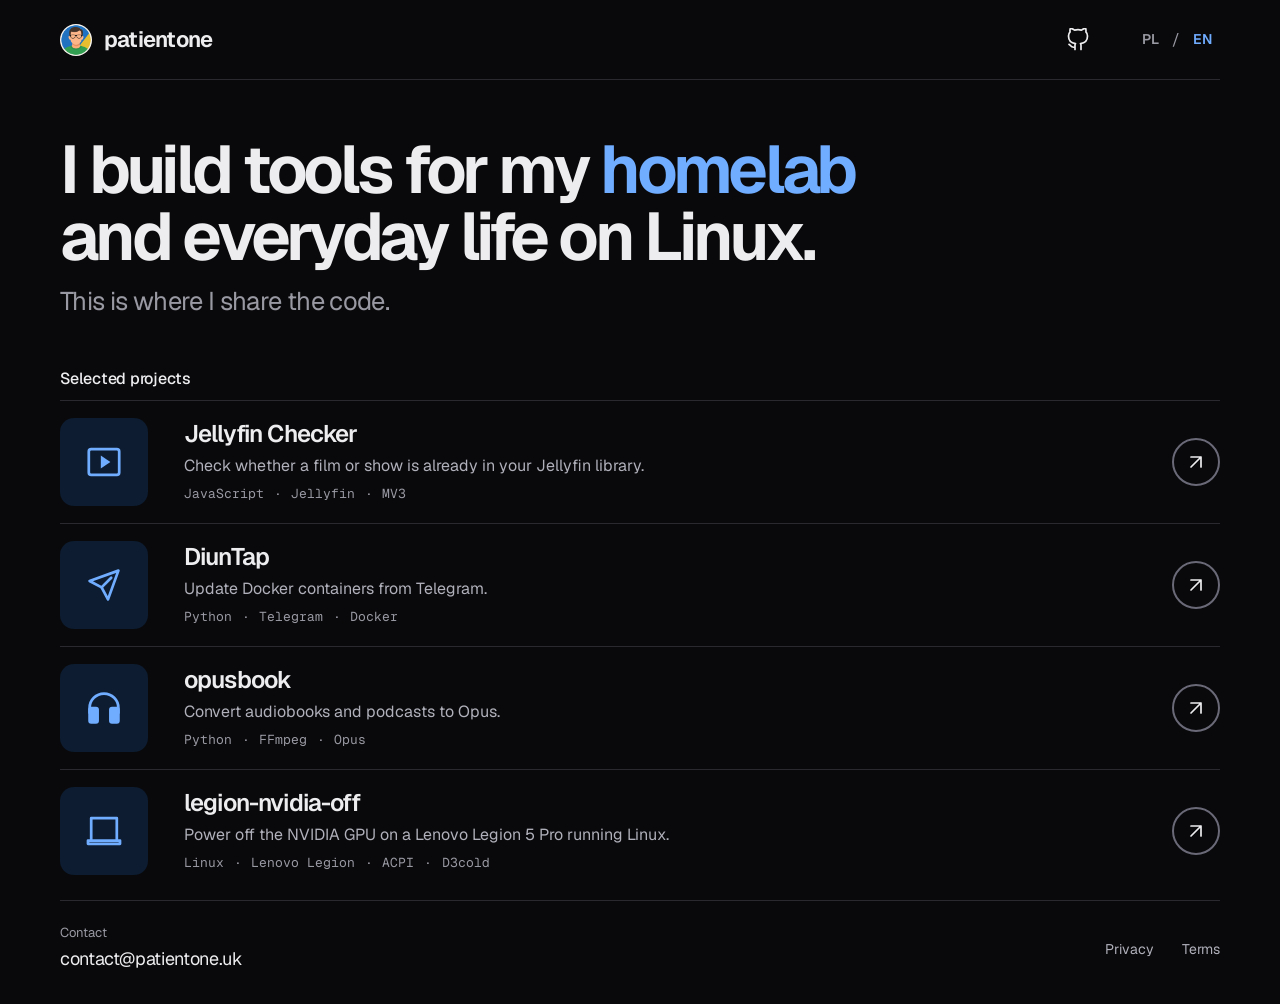
<file: index.html>
<!DOCTYPE html>
<html lang="pl">
<head>
  <meta charset="utf-8">
  <meta name="viewport" content="width=device-width, initial-scale=1">
  <title>patientone - Linux, homelab &amp; web tools</title>
  <meta name="description" content="Narzędzia do homelaba i codziennej pracy pod Linuksem. Rozszerzenia przeglądarki, Docker, audio i kod open-source.">
  <meta name="theme-color" content="#09090b">
  <link rel="canonical" href="https://patientone.uk/">
  <meta property="og:type" content="website">
  <meta property="og:title" content="patientone - Linux, homelab &amp; web tools">
  <meta property="og:description" content="Narzędzia do homelaba i codziennej pracy pod Linuksem. Rozszerzenia przeglądarki, Docker, audio i kod open-source.">
  <meta property="og:url" content="https://patientone.uk/">
  <meta property="og:image" content="https://patientone.uk/avatar.png">
  <meta name="twitter:card" content="summary">
  <link rel="icon" type="image/png" sizes="32x32" href="favicon-32x32.png">
  <link rel="icon" type="image/png" sizes="16x16" href="favicon-16x16.png">
  <link rel="apple-touch-icon" href="apple-touch-icon.png">
  <link rel="manifest" href="site.webmanifest">
  <link rel="preload" href="assets/fonts/geist.woff2" as="font" type="font/woff2" crossorigin>
  <link rel="stylesheet" href="assets/site.css?v=20261029-arrows">
  <script src="assets/language.js"></script>
</head>
<body>
  <a class="skip-link" href="#main"><span data-lang="pl">Przejdź do treści</span><span data-lang="en">Skip to content</span></a>
  <header class="site-header">
    <div class="shell header-inner">
      <a class="wordmark" href="./" aria-label="patientone.uk"><img class="avatar" src="avatar.png" width="36" height="36" alt="">patientone</a>
      <div class="header-actions">
        <a class="header-link" href="https://github.com/patientone-io" aria-label="GitHub"><svg class="icon" viewBox="0 0 24 24" fill="none" stroke="currentColor" stroke-width="1.7" stroke-linecap="round" stroke-linejoin="round" aria-hidden="true"><path d="M9 19c-4.3 1.3-4.3-2.2-6-2.6m12 5v-3.5c0-1 .1-1.6-.5-2.2 3.4-.4 7-1.7 7-7.6a6 6 0 0 0-1.6-4.2c.2-.9.1-2.2-.2-3.4 0 0-1.3-.4-4.2 1.6a14.5 14.5 0 0 0-7 0C5.6.1 4.3.5 4.3.5 3.9 1.7 3.9 3 4.1 3.9A6 6 0 0 0 2.5 8c0 5.9 3.6 7.2 7 7.6-.5.5-.6 1.1-.5 2.2v3.6"/></svg><span>GitHub</span></a>
        <div class="language-switch" role="group" aria-label="Język / Language" hidden>
          <button type="button" data-set-language="pl" aria-pressed="true" aria-label="Polski">PL</button>
          <span aria-hidden="true">/</span>
          <button type="button" data-set-language="en" aria-pressed="false" aria-label="English">EN</button>
        </div>
      </div>
    </div>
  </header>
  <main id="main" class="shell" tabindex="-1">
    <section class="intro" aria-labelledby="intro-title">
      <h1 id="intro-title"><span data-lang="pl">Buduję narzędzia do swojego <em>homelaba</em><br class="desktop-break"> i codziennej pracy pod Linuksem.</span><span data-lang="en">I build tools for my <em>homelab</em><br class="desktop-break"> and everyday life on Linux.</span></h1>
      <p class="intro-description"><span data-lang="pl">Tutaj udostępniam kod.</span><span data-lang="en">This is where I share the code.</span></p>
    </section>
    <section id="projects" class="projects" aria-labelledby="projects-title">
      <h2 id="projects-title"><span data-lang="pl">Wybrane projekty</span><span data-lang="en">Selected projects</span></h2>
      <article class="project" aria-labelledby="jellyfin-checker-title">
        <a class="project-link" href="https://github.com/patientone-io/jellyfin-checker" aria-labelledby="jellyfin-checker-title">

        <svg class="project-icon" viewBox="0 0 24 24" fill="none" stroke="currentColor" stroke-width="1.7" stroke-linecap="round" stroke-linejoin="round" aria-hidden="true"><rect x="2.5" y="4" width="19" height="16" rx="1.5"/><path d="m10 8 6 4-6 4Z" fill="currentColor" stroke="none"/></svg>
        <div class="project-copy">
          <h3 id="jellyfin-checker-title">Jellyfin Checker</h3>
          <p class="project-description"><span data-lang="pl">Sprawdź, czy film lub serial jest już w Twoim Jellyfinie.</span><span data-lang="en">Check whether a film or show is already in your Jellyfin library.</span></p>
          <ul class="project-stack" aria-label="Technologie / Technologies"><li>JavaScript</li><li>Jellyfin</li><li title="Manifest V3">MV3</li></ul>
        </div>
          <span class="project-action" aria-hidden="true"><svg class="icon project-arrow" viewBox="0 0 24 24" fill="none" stroke="currentColor" stroke-width="1.7" stroke-linecap="round" stroke-linejoin="round" aria-hidden="true"><path d="M7 17 17 7M7 7h10v10"/></svg></span>
        </a>
      </article>
      <article class="project" aria-labelledby="diun-tap-title">
        <a class="project-link" href="https://github.com/patientone-io/diun-tap" aria-labelledby="diun-tap-title">

        <svg class="project-icon" viewBox="0 0 24 24" fill="none" stroke="currentColor" stroke-width="1.7" stroke-linecap="round" stroke-linejoin="round" aria-hidden="true"><path d="m21 3-6.5 18-4-7.5L3 9.5 21 3Z"/><path d="m10.5 13.5 6-6"/></svg>
        <div class="project-copy">
          <h3 id="diun-tap-title">DiunTap</h3>
          <p class="project-description"><span data-lang="pl">Aktualizuj kontenery Docker z Telegrama.</span><span data-lang="en">Update Docker containers from Telegram.</span></p>
          <ul class="project-stack" aria-label="Technologie / Technologies"><li>Python</li><li>Telegram</li><li>Docker</li></ul>
        </div>
          <span class="project-action" aria-hidden="true"><svg class="icon project-arrow" viewBox="0 0 24 24" fill="none" stroke="currentColor" stroke-width="1.7" stroke-linecap="round" stroke-linejoin="round" aria-hidden="true"><path d="M7 17 17 7M7 7h10v10"/></svg></span>
        </a>
      </article>
      <article class="project" aria-labelledby="opusbook-title">
        <a class="project-link" href="https://github.com/patientone-io/opusbook" aria-labelledby="opusbook-title">

        <svg class="project-icon" viewBox="0 0 24 24" fill="none" stroke="currentColor" stroke-width="1.7" stroke-linecap="round" stroke-linejoin="round" aria-hidden="true"><path d="M3 15v-3a9 9 0 0 1 18 0v3"/><rect x="3" y="12" width="5" height="9" rx="1" fill="currentColor"/><rect x="16" y="12" width="5" height="9" rx="1" fill="currentColor"/></svg>
        <div class="project-copy">
          <h3 id="opusbook-title">opusbook</h3>
          <p class="project-description"><span data-lang="pl">Konwertuj audiobooki i podcasty do Opus.</span><span data-lang="en">Convert audiobooks and podcasts to Opus.</span></p>
          <ul class="project-stack" aria-label="Technologie / Technologies"><li>Python</li><li>FFmpeg</li><li>Opus</li></ul>
        </div>
          <span class="project-action" aria-hidden="true"><svg class="icon project-arrow" viewBox="0 0 24 24" fill="none" stroke="currentColor" stroke-width="1.7" stroke-linecap="round" stroke-linejoin="round" aria-hidden="true"><path d="M7 17 17 7M7 7h10v10"/></svg></span>
        </a>
      </article>
      <article class="project" aria-labelledby="legion-nvidia-off-title">
        <a class="project-link" href="https://github.com/patientone-io/legion-nvidia-off" aria-labelledby="legion-nvidia-off-title">

        <svg class="project-icon" viewBox="0 0 24 24" fill="none" stroke="currentColor" stroke-width="1.7" stroke-linecap="round" stroke-linejoin="round" aria-hidden="true"><path d="M4 17V4h16v13M2 18h20v2H2zM9 18h6"/></svg>
        <div class="project-copy">
          <h3 id="legion-nvidia-off-title">legion-nvidia-off</h3>
          <p class="project-description"><span data-lang="pl">Odetnij zasilanie karty NVIDIA w Lenovo Legion 5 Pro pod Linuksem.</span><span data-lang="en">Power off the NVIDIA GPU on a Lenovo Legion 5 Pro running Linux.</span></p>
          <ul class="project-stack" aria-label="Technologie / Technologies"><li>Linux</li><li>Lenovo Legion</li><li>ACPI</li><li>D3cold</li></ul>
        </div>
          <span class="project-action" aria-hidden="true"><svg class="icon project-arrow" viewBox="0 0 24 24" fill="none" stroke="currentColor" stroke-width="1.7" stroke-linecap="round" stroke-linejoin="round" aria-hidden="true"><path d="M7 17 17 7M7 7h10v10"/></svg></span>
        </a>
      </article>
    </section>
  </main>
  <footer class="site-footer">
    <div class="shell footer-inner">
      <section class="contact" aria-labelledby="contact-title">
        <div><h2 id="contact-title"><span data-lang="pl">Kontakt</span><span data-lang="en">Contact</span></h2>
        <a class="contact-link" href="mailto:contact@patientone.uk">contact@patientone.uk</a></div>
      </section>
      <nav aria-label="Prywatność i warunki / Privacy and terms">
        <a href="privacy.html"><span data-lang="pl">Prywatność</span><span data-lang="en">Privacy</span></a>
        <a href="terms.html"><span data-lang="pl">Regulamin</span><span data-lang="en">Terms</span></a>
      </nav>
    </div>
  </footer>
</body>
</html>
</file>
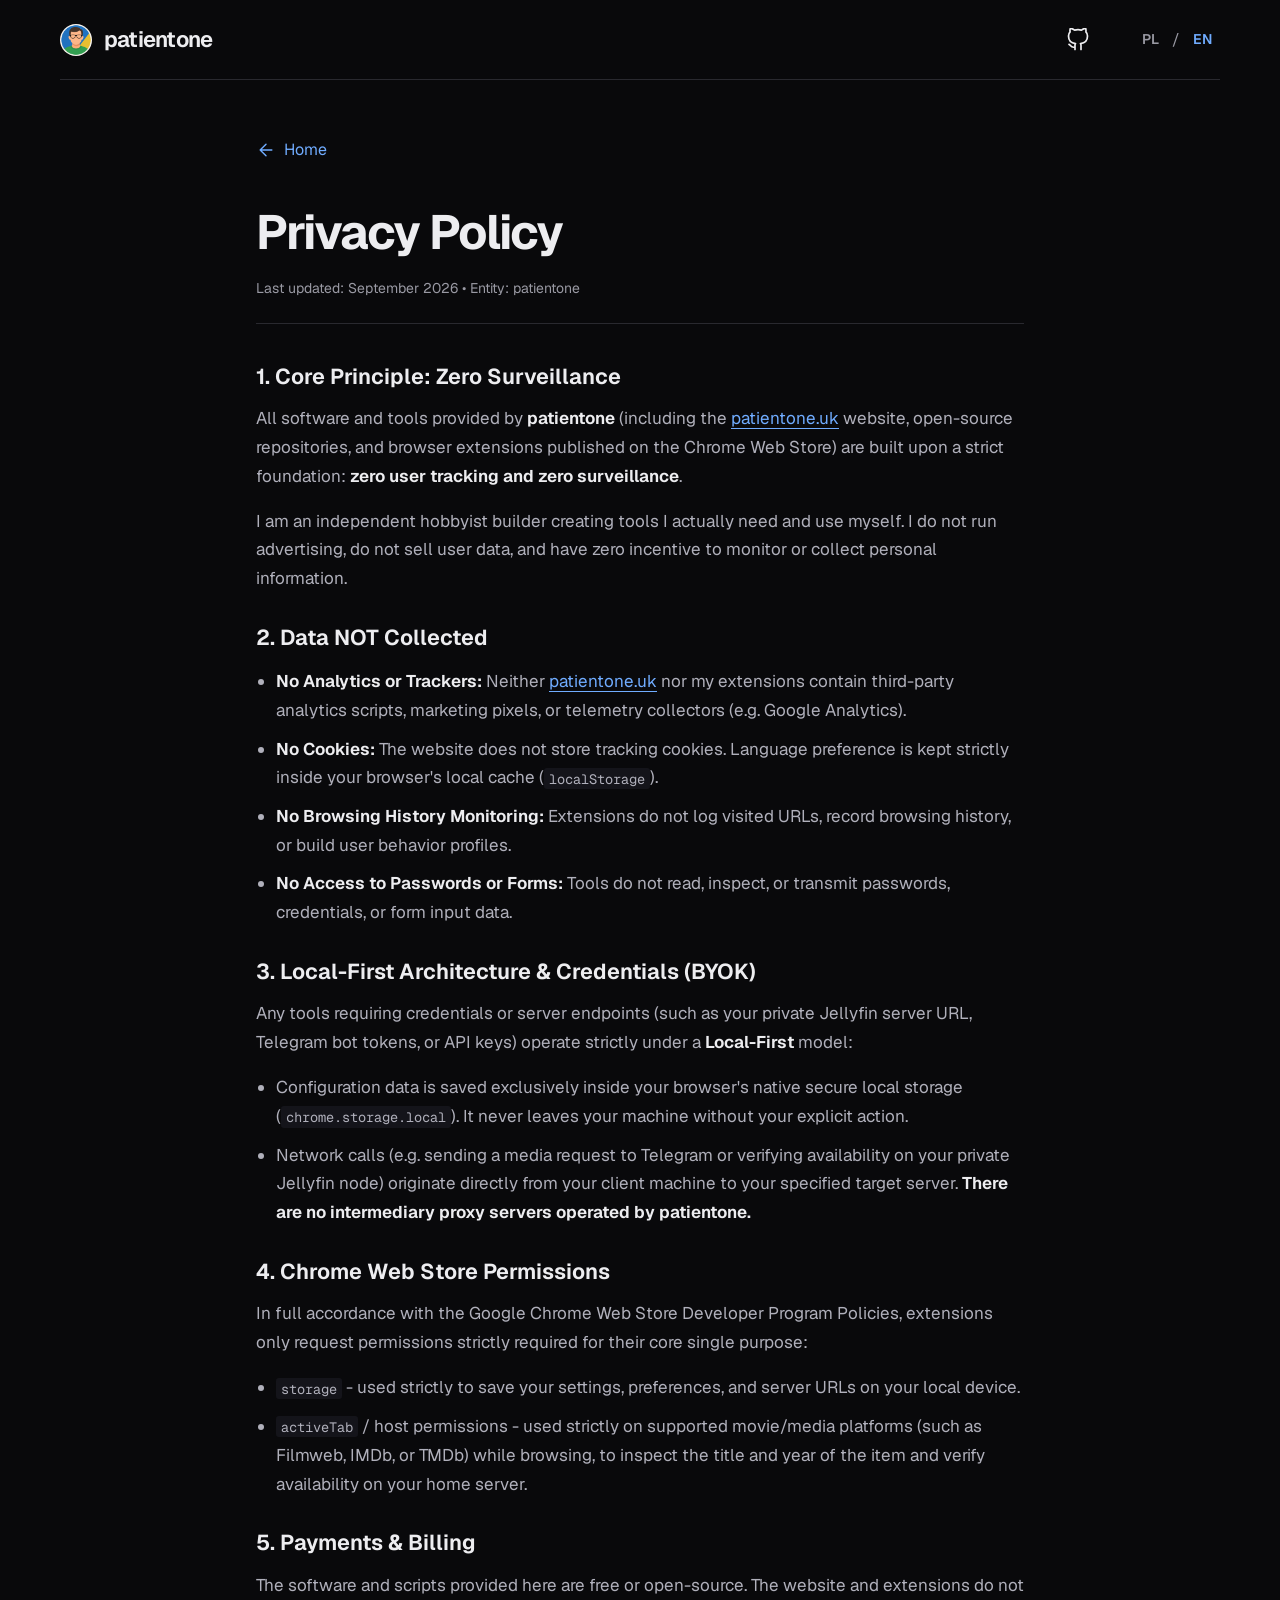
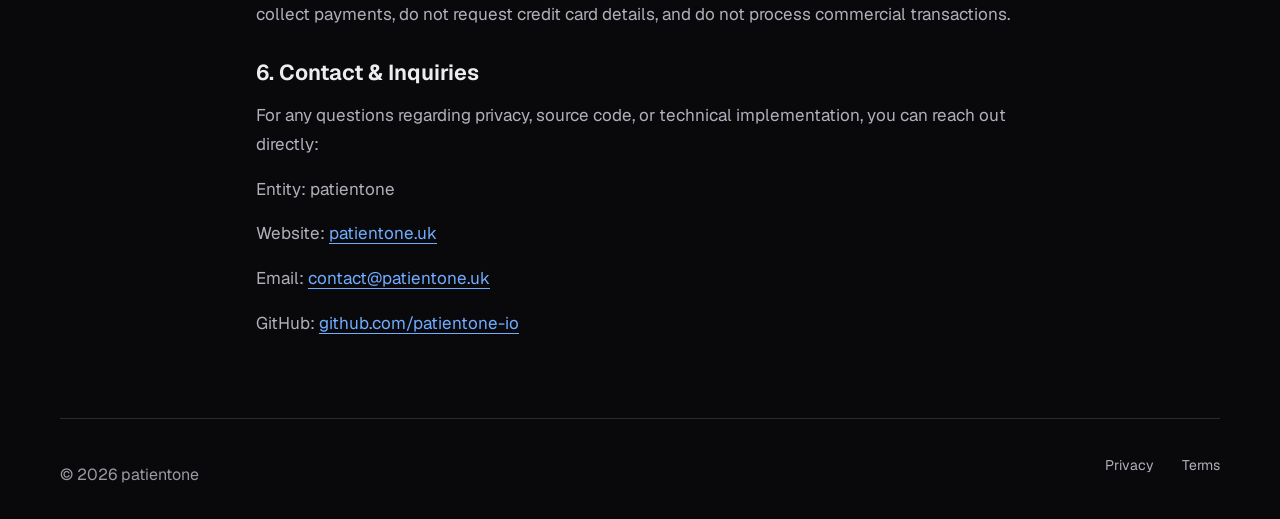
<file: privacy.html>
<!DOCTYPE html>
<html lang="pl">
<head>
  <meta charset="utf-8">
  <meta name="viewport" content="width=device-width, initial-scale=1">
  <title>Prywatność / Privacy - patientone</title>
  <meta name="description" content="Polityka prywatności narzędzi i strony patientone. Privacy policy for patientone tools and website.">
  <meta name="theme-color" content="#09090b">
  <link rel="canonical" href="https://patientone.uk/privacy.html">
  <meta property="og:type" content="website">
  <meta property="og:title" content="Prywatność / Privacy - patientone">
  <meta property="og:description" content="Polityka prywatności narzędzi i strony patientone. Privacy policy for patientone tools and website.">
  <meta property="og:url" content="https://patientone.uk/privacy.html">
  <meta property="og:image" content="https://patientone.uk/avatar.png">
  <meta name="twitter:card" content="summary">
  <link rel="icon" type="image/png" sizes="32x32" href="favicon-32x32.png">
  <link rel="icon" type="image/png" sizes="16x16" href="favicon-16x16.png">
  <link rel="apple-touch-icon" href="apple-touch-icon.png">
  <link rel="manifest" href="site.webmanifest">
  <link rel="stylesheet" href="assets/site.css?v=20261029-arrows">
  <script src="assets/language.js"></script>
</head>
<body>
  <a class="skip-link" href="#main"><span data-lang="pl">Przejdź do treści</span><span data-lang="en">Skip to content</span></a>
  <header class="site-header">
    <div class="shell header-inner">
      <a class="wordmark" href="./" aria-label="patientone.uk"><img class="avatar" src="avatar.png" width="36" height="36" alt="">patientone</a>
      <div class="header-actions">
        <a class="header-link" href="https://github.com/patientone-io" aria-label="GitHub"><svg class="icon" viewBox="0 0 24 24" fill="none" stroke="currentColor" stroke-width="1.7" stroke-linecap="round" stroke-linejoin="round" aria-hidden="true"><path d="M9 19c-4.3 1.3-4.3-2.2-6-2.6m12 5v-3.5c0-1 .1-1.6-.5-2.2 3.4-.4 7-1.7 7-7.6a6 6 0 0 0-1.6-4.2c.2-.9.1-2.2-.2-3.4 0 0-1.3-.4-4.2 1.6a14.5 14.5 0 0 0-7 0C5.6.1 4.3.5 4.3.5 3.9 1.7 3.9 3 4.1 3.9A6 6 0 0 0 2.5 8c0 5.9 3.6 7.2 7 7.6-.5.5-.6 1.1-.5 2.2v3.6"/></svg><span>GitHub</span></a>
        <div class="language-switch" role="group" aria-label="Język / Language" hidden>
          <button type="button" data-set-language="pl" aria-pressed="true" aria-label="Polski">PL</button>
          <span aria-hidden="true">/</span>
          <button type="button" data-set-language="en" aria-pressed="false" aria-label="English">EN</button>
        </div>
      </div>
    </div>
  </header>
  <main id="main" class="shell legal" tabindex="-1">
    <a class="text-link back-link" href="./"><svg class="icon" viewBox="0 0 24 24" fill="none" stroke="currentColor" stroke-width="1.7" stroke-linecap="round" stroke-linejoin="round" aria-hidden="true"><path d="m12 5-7 7 7 7M5 12h14"/></svg> <span data-lang="pl">Strona główna</span><span data-lang="en">Home</span></a>
<article data-lang="pl">
      <div>
        <div>
          Prywatność i Ochrona Danych
        </div>
        <h1>
          Polityka Prywatności
        </h1>
        <p>
          Ostatnia aktualizacja: Wrzesień 2026 • Entity: patientone
        </p>
      </div>

      <section>
        <h2>1. Tożsamość i Filozofia: Zero Śledzenia</h2>
        <p>
          Wszystkie projekty udostępniane przez <strong>patientone</strong> (w tym serwis <a href="https://patientone.uk">patientone.uk</a>, narzędzia open-source oraz wtyczki publikowane w Chrome Web Store) opierają się na jednej fundamentalnej zasadzie: <strong>brak jakiegokolwiek śledzenia użytkowników</strong>.
        </p>
        <p>
          Jestem hobbystą i tworzę te narzędzia w pierwszej kolejności dla samego siebie. Nie prowadzę działalności reklamowej, nie handluję danymi i nie mam żadnego interesu w zbieraniu informacji o osobach korzystających z mojego oprogramowania.
        </p>
      </section>

      <section>
        <h2>2. Czego NIE zbieram</h2>
        <ul>
          <li><strong>Brak analityki i trackerów:</strong> Serwis <a href="https://patientone.uk">patientone.uk</a> oraz wtyczki nie zawierają żadnych skryptów telemetrycznych ani marketingowych (Google Analytics, piksele śledzące itp.).</li>
          <li><strong>Brak plików Cookies:</strong> Strona nie tworzy ani nie odczytuje żadnych ciasteczek śledzących. Preferencja wybranego języka jest przechowywana wyłącznie lokalnie w Twojej przeglądarce (<code>localStorage</code>).</li>
          <li><strong>Brak monitorowania historii:</strong> Rozszerzenia do przeglądarek nie rejestrują odwiedzanych stron, nie budują profilu użytkownika ani nie śledzą Twojej aktywności w sieci.</li>
          <li><strong>Brak dostępu do haseł i formularzy:</strong> Moje narzędzia nie mają dostępu do Twoich haseł, danych logowania ani wpisywanych formularzy.</li>
        </ul>
      </section>

      <section>
        <h2>3. Model Local-First i Bezpieczeństwo Danych (BYOK)</h2>
        <p>
          Wszelkie narzędzia wymagające konfiguracji (np. adres Twojego prywatnego serwera Jellyfin, token bota Telegram czy klucze API) działają w modelu <strong>Local-First</strong>:
        </p>
        <ul>
          <li>Wszystkie wprowadzone przez Ciebie dane konfiguracyjne są zapisywane wyłącznie w lokalnym magazynie Twojej przeglądarki (<code>chrome.storage.local</code>). Nigdy nie opuszczają Twojego urządzenia bez Twojej bezpośredniej dyspozycji.</li>
          <li>Zapytania sieciowe (np. wysłanie prośby na Telegram czy zapytanie do Jellyfina) są wysyłane bezpośrednio z Twojego komputera do wskazanego serwera docelowego. <strong>Nie istnieją żadne serwery pośredniczące (proxy) prowadzone przez patientone.</strong></li>
        </ul>
      </section>

      <section>
        <h2>4. Uprawnienia w rozszerzeniach przeglądarki (Chrome Web Store)</h2>
        <p>
          Zgodnie z polityką Google Chrome Web Store Developer Policy, rozszerzenia pytają wyłącznie o uprawnienia niezbędne do wykonania ich konkretnej funkcji:
        </p>
        <ul>
          <li><code>storage</code> - służy wyłącznie do lokalnego zapisywania Twoich preferencji i adresów serwerów na dysku Twojego komputera.</li>
          <li><code>activeTab</code> / uprawnienia do stron - wykorzystywane wyłącznie na obsługiwanych serwisach (np. Filmweb, IMDb, TMDb) w momencie ich przeglądania, by odczytać tytuł i rok produkcji filmu w celu sprawdzenia jego obecności w Twojej bibliotece.</li>
        </ul>
      </section>

      <section>
        <h2>5. Płatności i Transakcje</h2>
        <p>
          Moje narzędzia i skrypty są projektami darmowymi lub open-source. Strona i wtyczki nie pobierają opłat, nie wymagają podawania danych kart kredytowych ani nie przetwarzają transakcji finansowych.
        </p>
      </section>

      <section>
        <h2>6. Kontakt</h2>
        <p>
          W razie jakichkolwiek pytań dotyczących prywatności, kodu źródłowego lub działania narzędzi, możesz skontaktować się bezpośrednio z autorem:
        </p>
        <div>
          <p><span>Entity:</span> patientone</p>
          <p><span>Strona:</span> <a href="https://patientone.uk">patientone.uk</a></p>
          <p><span>E-mail:</span> <a href="mailto:contact@patientone.uk">contact@patientone.uk</a></p>
          <p><span>GitHub:</span> <a href="https://github.com/patientone-io" target="_blank" rel="noopener noreferrer">github.com/patientone-io</a></p>
        </div>
      </section>
    </article>
<article data-lang="en">
      <div>
        <div>
          Privacy & Data Protection
        </div>
        <h1>
          Privacy Policy
        </h1>
        <p>
          Last updated: September 2026 • Entity: patientone
        </p>
      </div>

      <section>
        <h2>1. Core Principle: Zero Surveillance</h2>
        <p>
          All software and tools provided by <strong>patientone</strong> (including the <a href="https://patientone.uk">patientone.uk</a> website, open-source repositories, and browser extensions published on the Chrome Web Store) are built upon a strict foundation: <strong>zero user tracking and zero surveillance</strong>.
        </p>
        <p>
          I am an independent hobbyist builder creating tools I actually need and use myself. I do not run advertising, do not sell user data, and have zero incentive to monitor or collect personal information.
        </p>
      </section>

      <section>
        <h2>2. Data NOT Collected</h2>
        <ul>
          <li><strong>No Analytics or Trackers:</strong> Neither <a href="https://patientone.uk">patientone.uk</a> nor my extensions contain third-party analytics scripts, marketing pixels, or telemetry collectors (e.g. Google Analytics).</li>
          <li><strong>No Cookies:</strong> The website does not store tracking cookies. Language preference is kept strictly inside your browser's local cache (<code>localStorage</code>).</li>
          <li><strong>No Browsing History Monitoring:</strong> Extensions do not log visited URLs, record browsing history, or build user behavior profiles.</li>
          <li><strong>No Access to Passwords or Forms:</strong> Tools do not read, inspect, or transmit passwords, credentials, or form input data.</li>
        </ul>
      </section>

      <section>
        <h2>3. Local-First Architecture & Credentials (BYOK)</h2>
        <p>
          Any tools requiring credentials or server endpoints (such as your private Jellyfin server URL, Telegram bot tokens, or API keys) operate strictly under a <strong>Local-First</strong> model:
        </p>
        <ul>
          <li>Configuration data is saved exclusively inside your browser's native secure local storage (<code>chrome.storage.local</code>). It never leaves your machine without your explicit action.</li>
          <li>Network calls (e.g. sending a media request to Telegram or verifying availability on your private Jellyfin node) originate directly from your client machine to your specified target server. <strong>There are no intermediary proxy servers operated by patientone.</strong></li>
        </ul>
      </section>

      <section>
        <h2>4. Chrome Web Store Permissions</h2>
        <p>
          In full accordance with the Google Chrome Web Store Developer Program Policies, extensions only request permissions strictly required for their core single purpose:
        </p>
        <ul>
          <li><code>storage</code> - used strictly to save your settings, preferences, and server URLs on your local device.</li>
          <li><code>activeTab</code> / host permissions - used strictly on supported movie/media platforms (such as Filmweb, IMDb, or TMDb) while browsing, to inspect the title and year of the item and verify availability on your home server.</li>
        </ul>
      </section>

      <section>
        <h2>5. Payments & Billing</h2>
        <p>
          The software and scripts provided here are free or open-source. The website and extensions do not collect payments, do not request credit card details, and do not process commercial transactions.
        </p>
      </section>

      <section>
        <h2>6. Contact & Inquiries</h2>
        <p>
          For any questions regarding privacy, source code, or technical implementation, you can reach out directly:
        </p>
        <div>
          <p><span>Entity:</span> patientone</p>
          <p><span>Website:</span> <a href="https://patientone.uk">patientone.uk</a></p>
          <p><span>Email:</span> <a href="mailto:contact@patientone.uk">contact@patientone.uk</a></p>
          <p><span>GitHub:</span> <a href="https://github.com/patientone-io" target="_blank" rel="noopener noreferrer">github.com/patientone-io</a></p>
        </div>
      </section>
    </article>
  </main>
  <footer class="site-footer legal-footer"><div class="shell footer-inner">
    <span class="copyright">© 2026 patientone</span>
    <nav aria-label="Prywatność i warunki / Privacy and terms">
      <a href="privacy.html"><span data-lang="pl">Prywatność</span><span data-lang="en">Privacy</span></a>
      <a href="terms.html"><span data-lang="pl">Regulamin</span><span data-lang="en">Terms</span></a>
    </nav>
  </div></footer>
</body>
</html>
</file>
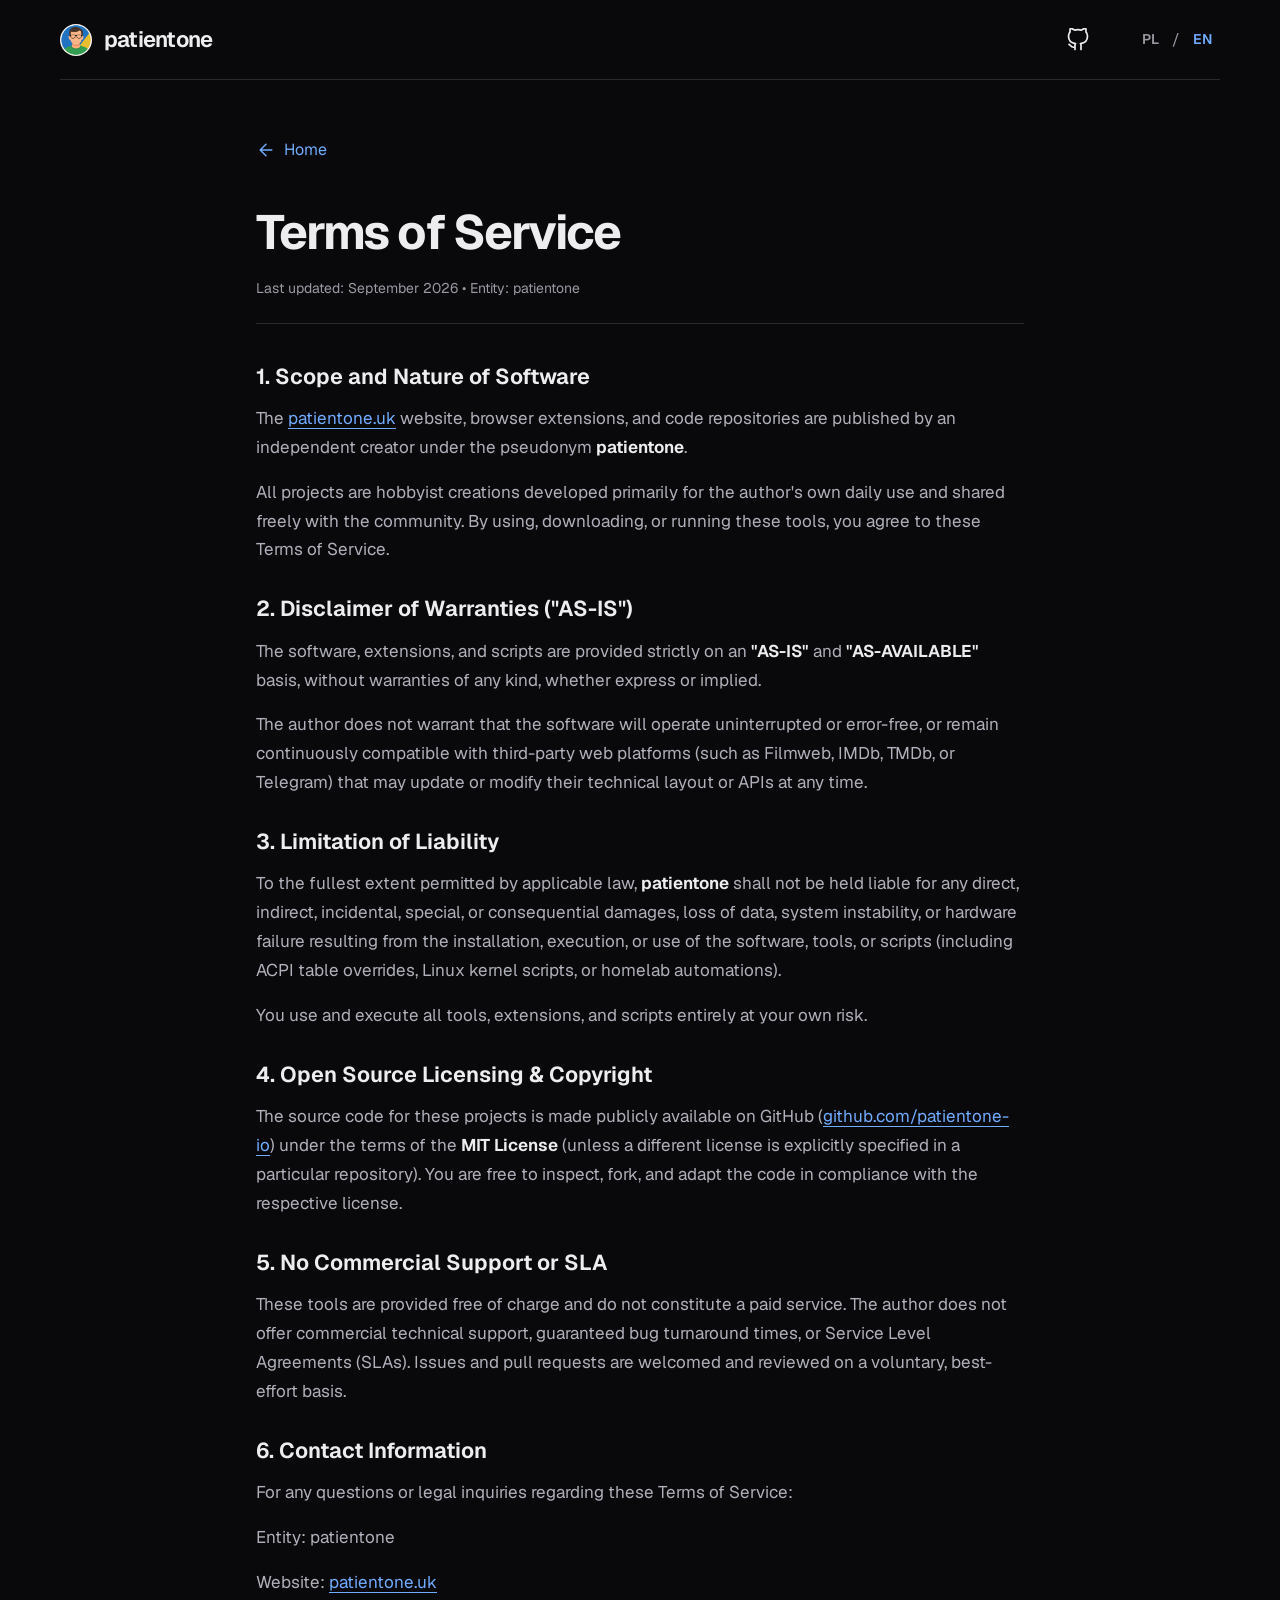
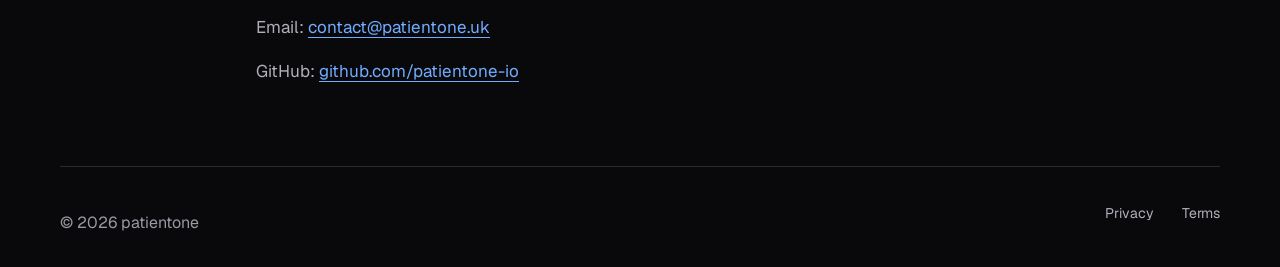
<file: terms.html>
<!DOCTYPE html>
<html lang="pl">
<head>
  <meta charset="utf-8">
  <meta name="viewport" content="width=device-width, initial-scale=1">
  <title>Regulamin / Terms - patientone</title>
  <meta name="description" content="Warunki korzystania z narzędzi patientone. Terms of use for patientone tools.">
  <meta name="theme-color" content="#09090b">
  <link rel="canonical" href="https://patientone.uk/terms.html">
  <meta property="og:type" content="website">
  <meta property="og:title" content="Regulamin / Terms - patientone">
  <meta property="og:description" content="Warunki korzystania z narzędzi patientone. Terms of use for patientone tools.">
  <meta property="og:url" content="https://patientone.uk/terms.html">
  <meta property="og:image" content="https://patientone.uk/avatar.png">
  <meta name="twitter:card" content="summary">
  <link rel="icon" type="image/png" sizes="32x32" href="favicon-32x32.png">
  <link rel="icon" type="image/png" sizes="16x16" href="favicon-16x16.png">
  <link rel="apple-touch-icon" href="apple-touch-icon.png">
  <link rel="manifest" href="site.webmanifest">
  <link rel="stylesheet" href="assets/site.css?v=20261029-arrows">
  <script src="assets/language.js"></script>
</head>
<body>
  <a class="skip-link" href="#main"><span data-lang="pl">Przejdź do treści</span><span data-lang="en">Skip to content</span></a>
  <header class="site-header">
    <div class="shell header-inner">
      <a class="wordmark" href="./" aria-label="patientone.uk"><img class="avatar" src="avatar.png" width="36" height="36" alt="">patientone</a>
      <div class="header-actions">
        <a class="header-link" href="https://github.com/patientone-io" aria-label="GitHub"><svg class="icon" viewBox="0 0 24 24" fill="none" stroke="currentColor" stroke-width="1.7" stroke-linecap="round" stroke-linejoin="round" aria-hidden="true"><path d="M9 19c-4.3 1.3-4.3-2.2-6-2.6m12 5v-3.5c0-1 .1-1.6-.5-2.2 3.4-.4 7-1.7 7-7.6a6 6 0 0 0-1.6-4.2c.2-.9.1-2.2-.2-3.4 0 0-1.3-.4-4.2 1.6a14.5 14.5 0 0 0-7 0C5.6.1 4.3.5 4.3.5 3.9 1.7 3.9 3 4.1 3.9A6 6 0 0 0 2.5 8c0 5.9 3.6 7.2 7 7.6-.5.5-.6 1.1-.5 2.2v3.6"/></svg><span>GitHub</span></a>
        <div class="language-switch" role="group" aria-label="Język / Language" hidden>
          <button type="button" data-set-language="pl" aria-pressed="true" aria-label="Polski">PL</button>
          <span aria-hidden="true">/</span>
          <button type="button" data-set-language="en" aria-pressed="false" aria-label="English">EN</button>
        </div>
      </div>
    </div>
  </header>
  <main id="main" class="shell legal" tabindex="-1">
    <a class="text-link back-link" href="./"><svg class="icon" viewBox="0 0 24 24" fill="none" stroke="currentColor" stroke-width="1.7" stroke-linecap="round" stroke-linejoin="round" aria-hidden="true"><path d="m12 5-7 7 7 7M5 12h14"/></svg> <span data-lang="pl">Strona główna</span><span data-lang="en">Home</span></a>
<article data-lang="pl">
      <div>
        <div>
          Warunki Użytkowania
        </div>
        <h1>
          Regulamin Serwisu i Narzędzi
        </h1>
        <p>
          Ostatnia aktualizacja: Wrzesień 2026 • Entity: patientone
        </p>
      </div>

      <section>
        <h2>1. Zakres i Charakter Oprogramowania</h2>
        <p>
          Serwis <a href="https://patientone.uk">patientone.uk</a>, wtyczki do przeglądarek oraz repozytoria kodu są udostępniane przez niezależnego twórcę działającego pod pseudonimem <strong>patientone</strong>.
        </p>
        <p>
          Wszystkie projekty mają charakter hobbystyczny. Zostały stworzone na potrzeby własne autora i są udostępniane publicznie bezpłatnie społeczności internetowej. Korzystanie z nich oznacza akceptację niniejszych warunków.
        </p>
      </section>

      <section>
        <h2>2. Klauzula „AS-IS” (Brak Gwarancji)</h2>
        <p>
          Oprogramowanie jest dostarczane w stanie <strong>„takim, w jakim jest” (AS-IS)</strong> oraz <strong>„w miarę dostępności” (AS-AVAILABLE)</strong>, bez jakiejkolwiek gwarancji - wyraźnej lub dorozumianej.
        </p>
        <p>
          Autor nie gwarantuje, że narzędzia będą działać nieprzerwanie, bezbłędnie lub że zachowają pełną zgodność z zewnętrznymi serwisami (takimi jak Filmweb, IMDb, TMDb czy Telegram), które mogą w dowolnym momencie zmienić swoją strukturę techniczną lub API.
        </p>
      </section>

      <section>
        <h2>3. Ograniczenie Odpowiedzialności</h2>
        <p>
          W najszerszym zakresie dopuszczalnym przez obowiązujące prawo, autor (<strong>patientone</strong>) nie ponosi odpowiedzialności za jakiekolwiek bezpośrednie lub pośrednie szkody, utratę danych, niestabilność systemu operacyjnego, awarie sprzętu ani jakiekolwiek inne skutki wynikające z instalacji, uruchomienia lub korzystania z udostępnionego oprogramowania i skryptów (w tym modyfikacji ACPI, skryptów jądra Linuksa czy automatyzacji homelaba).
        </p>
        <p>
          Z oprogramowania, wtyczek i skryptów korzystasz wyłącznie na własne ryzyko i odpowiedzialność.
        </p>
      </section>

      <section>
        <h2>4. Prawa Autorskie i Licencje Open Source</h2>
        <p>
          Kod źródłowy projektów jest udostępniany publicznie w serwisie GitHub (<a href="https://github.com/patientone-io" target="_blank" rel="noopener noreferrer">github.com/patientone-io</a>) na warunkach licencji <strong>MIT</strong> (chyba że w danym repozytorium wyraźnie wskazano inną licencję). Masz pełne prawo do przeglądania, forkowania i adaptowania kodu zgodnie z warunkami przypisanej licencji.
        </p>
      </section>

      <section>
        <h2>5. Brak Komercyjnego Wsparcia (SLA)</h2>
        <p>
          Udostępniane narzędzia są bezpłatne i nie stanowią odpłatnej usługi abonamentowej. Autor nie zapewnia komercyjnego wsparcia technicznego, gwarancji naprawy błędów ani określonego czasu reakcji (SLA). Wszelkie zgłoszenia (Issues) i propozycje zmian (Pull Requests) są rozpatrywane na zasadach dobrej woli w miarę dostępnego czasu wolnego.
        </p>
      </section>

      <section>
        <h2>6. Kontakt</h2>
        <p>
          W przypadku pytań dotyczących niniejszego regulaminu możesz skontaktować się pod adresem:
        </p>
        <div>
          <p><span>Entity:</span> patientone</p>
          <p><span>Strona:</span> <a href="https://patientone.uk">patientone.uk</a></p>
          <p><span>E-mail:</span> <a href="mailto:contact@patientone.uk">contact@patientone.uk</a></p>
          <p><span>GitHub:</span> <a href="https://github.com/patientone-io" target="_blank" rel="noopener noreferrer">github.com/patientone-io</a></p>
        </div>
      </section>
    </article>
<article data-lang="en">
      <div>
        <div>
          Terms & Conditions
        </div>
        <h1>
          Terms of Service
        </h1>
        <p>
          Last updated: September 2026 • Entity: patientone
        </p>
      </div>

      <section>
        <h2>1. Scope and Nature of Software</h2>
        <p>
          The <a href="https://patientone.uk">patientone.uk</a> website, browser extensions, and code repositories are published by an independent creator under the pseudonym <strong>patientone</strong>.
        </p>
        <p>
          All projects are hobbyist creations developed primarily for the author's own daily use and shared freely with the community. By using, downloading, or running these tools, you agree to these Terms of Service.
        </p>
      </section>

      <section>
        <h2>2. Disclaimer of Warranties ("AS-IS")</h2>
        <p>
          The software, extensions, and scripts are provided strictly on an <strong>"AS-IS"</strong> and <strong>"AS-AVAILABLE"</strong> basis, without warranties of any kind, whether express or implied.
        </p>
        <p>
          The author does not warrant that the software will operate uninterrupted or error-free, or remain continuously compatible with third-party web platforms (such as Filmweb, IMDb, TMDb, or Telegram) that may update or modify their technical layout or APIs at any time.
        </p>
      </section>

      <section>
        <h2>3. Limitation of Liability</h2>
        <p>
          To the fullest extent permitted by applicable law, <strong>patientone</strong> shall not be held liable for any direct, indirect, incidental, special, or consequential damages, loss of data, system instability, or hardware failure resulting from the installation, execution, or use of the software, tools, or scripts (including ACPI table overrides, Linux kernel scripts, or homelab automations).
        </p>
        <p>
          You use and execute all tools, extensions, and scripts entirely at your own risk.
        </p>
      </section>

      <section>
        <h2>4. Open Source Licensing & Copyright</h2>
        <p>
          The source code for these projects is made publicly available on GitHub (<a href="https://github.com/patientone-io" target="_blank" rel="noopener noreferrer">github.com/patientone-io</a>) under the terms of the <strong>MIT License</strong> (unless a different license is explicitly specified in a particular repository). You are free to inspect, fork, and adapt the code in compliance with the respective license.
        </p>
      </section>

      <section>
        <h2>5. No Commercial Support or SLA</h2>
        <p>
          These tools are provided free of charge and do not constitute a paid service. The author does not offer commercial technical support, guaranteed bug turnaround times, or Service Level Agreements (SLAs). Issues and pull requests are welcomed and reviewed on a voluntary, best-effort basis.
        </p>
      </section>

      <section>
        <h2>6. Contact Information</h2>
        <p>
          For any questions or legal inquiries regarding these Terms of Service:
        </p>
        <div>
          <p><span>Entity:</span> patientone</p>
          <p><span>Website:</span> <a href="https://patientone.uk">patientone.uk</a></p>
          <p><span>Email:</span> <a href="mailto:contact@patientone.uk">contact@patientone.uk</a></p>
          <p><span>GitHub:</span> <a href="https://github.com/patientone-io" target="_blank" rel="noopener noreferrer">github.com/patientone-io</a></p>
        </div>
      </section>
    </article>
  </main>
  <footer class="site-footer legal-footer"><div class="shell footer-inner">
    <span class="copyright">© 2026 patientone</span>
    <nav aria-label="Prywatność i warunki / Privacy and terms">
      <a href="privacy.html"><span data-lang="pl">Prywatność</span><span data-lang="en">Privacy</span></a>
      <a href="terms.html"><span data-lang="pl">Regulamin</span><span data-lang="en">Terms</span></a>
    </nav>
  </div></footer>
</body>
</html>
</file>
<file: assets/site.css>
@font-face {
  font-family: "Geist";
  src: url("fonts/geist.woff2") format("woff2");
  font-weight: 100 900;
  font-style: normal;
  font-display: swap;
}
@font-face {
  font-family: "Geist Mono";
  src: url("fonts/geist-mono.ttf") format("truetype");
  font-weight: 100 900;
  font-style: normal;
  font-display: swap;
}
:root {
  color-scheme: dark;
  --background: #09090b;
  --text: #ededf0;
  --secondary: #b0b0bb;
  --muted: #9999a3;
  --accent: #70acff;
  --accent-hover: #a4caff;
  --border: #29292f;
  --tag-background: #14141a;
  --icon-background: #0d1c30;
  font-family: "Geist", system-ui, sans-serif;
  font-synthesis: none;
  background: var(--background);
  color: var(--text);
  scrollbar-color: #454550 var(--background);
}
* { box-sizing: border-box; }
html { scroll-behavior: smooth; scroll-padding-top: 2rem; }
body { margin: 0; min-height: 100vh; display: flex; flex-direction: column; line-height: 1.5; -webkit-font-smoothing: antialiased; }
body > main { flex: 1; }
::selection { background: var(--accent); color: var(--background); }
a { color: inherit; text-decoration: none; text-underline-offset: .25em; }
a:hover { color: var(--accent-hover); }
a:focus-visible, button:focus-visible { outline: 2px solid var(--accent); outline-offset: 6px; border-radius: 3px; }
main:focus { outline: none; }
button { font: inherit; cursor: pointer; }
img { display: block; max-width: 100%; }
h1, h2, h3, p { margin: 0; }
h1, h2, h3 { line-height: 1.2; }
.shell { width: min(calc(100% - 6rem), 72.5rem); margin-inline: auto; }
html[lang="pl"] [data-lang="en"], html[lang="en"] [data-lang="pl"], [hidden] { display: none !important; }
.sr-only { position: absolute; width: 1px; height: 1px; padding: 0; margin: -1px; overflow: hidden; clip-path: inset(50%); white-space: nowrap; border: 0; }
.skip-link { position: absolute; left: 1rem; top: -5rem; z-index: 10; padding: .75rem 1rem; background: var(--background); border: 1px solid var(--accent); }
.skip-link:focus { top: 1rem; }
.icon { width: 1.25rem; height: 1.25rem; flex-shrink: 0; }
.header-inner { min-height: 5rem; display: flex; align-items: center; justify-content: space-between; gap: 1rem; border-bottom: 1px solid var(--border); }
.wordmark { display: inline-flex; align-items: center; gap: .75rem; font-size: 1.375rem; font-weight: 650; letter-spacing: -.035em; }
.avatar { width: 32px; height: 32px; border-radius: 50%; flex-shrink: 0; }
.header-actions { display: flex; align-items: center; gap: 2rem; }
.header-link { display: inline-flex; align-items: center; justify-content: center; min-width: 44px; min-height: 44px; }
.header-link .icon { width: 1.5rem; height: 1.5rem; }
.header-link > span { display: none; }
.language-switch { display: flex; align-items: center; gap: .25rem; }
.language-switch > span { color: var(--muted); }
.language-switch button { min-width: 36px; min-height: 44px; padding: 0; border: 0; color: var(--muted); background: transparent; font-size: .875rem; font-weight: 600; }
.language-switch button:hover { color: var(--accent-hover); }
.language-switch button[aria-pressed="true"] { color: var(--accent); }
.intro { padding-block: 3.5rem 3rem; }
.intro h1 { max-width: 64rem; font-size: clamp(2.5rem, 5.25vw, 4.5rem); line-height: 1; letter-spacing: -.055em; font-weight: 650; }
.intro h1 em { color: var(--accent); font-style: normal; }
.intro-description { color: var(--muted); font-size: clamp(1.125rem, 2vw, 1.625rem); letter-spacing: -.025em; margin-top: .75rem; }
.projects { padding-bottom: .5rem; }
.projects > h2 { font-size: 1rem; font-weight: 500; letter-spacing: -.015em; padding-bottom: .75rem; }
.project { border-top: 1px solid var(--border); }
.project-link { display: grid; grid-template-columns: 5.5rem minmax(0, 1fr) 3rem; align-items: center; gap: 2.25rem; padding: 1rem 0; min-height: 7.625rem; color: var(--text); }
.project-copy { min-width: 0; }
.project-icon { width: 5.5rem; height: 5.5rem; padding: 1.55rem; border-radius: .875rem; color: var(--accent); background: var(--icon-background); transition: background .2s ease; }
h3 { font-size: 1.5rem; font-weight: 600; letter-spacing: -.035em; overflow-wrap: anywhere; }
.project-description { color: var(--secondary); font-size: 1rem; margin-top: .3rem; }
.project-stack { display: flex; flex-wrap: wrap; gap: .25rem .6rem; list-style: none; margin: .375rem 0 0; padding: 0; font-family: "Geist Mono", ui-monospace, monospace; }
.project-stack li { display: inline-flex; align-items: center; gap: .6rem; color: var(--muted); font-size: .8125rem; line-height: 1.5; }
.project-stack li + li::before { content: "·"; }
.project-action { width: 3rem; height: 3rem; display: grid; place-items: center; border: 2px solid #696978; border-radius: 50%; color: var(--text); transition: border-color .2s, background .2s; }
.project-arrow { width: 1.5rem; height: 1.5rem; transition: transform .2s ease; }
.project-link:hover { color: var(--text); }
.project-link:hover h3, .project-link:focus-visible h3 { color: var(--accent-hover); }
.project-link:hover .project-icon { background: #132942; }
.project-link:hover .project-action, .project-link:focus-visible .project-action { border-color: var(--accent); background: var(--icon-background); color: var(--accent); }
.project-link:hover .project-arrow { transform: translate(2px, -2px); }
.footer-inner { display: flex; align-items: flex-end; justify-content: space-between; gap: 2rem; border-top: 1px solid var(--border); padding-block: 1.5rem 2rem; }
.contact { min-width: 0; }
.contact-icon { display: none; }
.contact h2 { color: var(--muted); font-size: .8125rem; font-weight: 400; margin-bottom: .25rem; }
.contact-link { font-size: 1.125rem; letter-spacing: -.02em; overflow-wrap: anywhere; }
.contact-link:hover { text-decoration: underline; }
.site-footer nav { display: flex; align-items: center; flex-wrap: wrap; gap: .25rem 1.75rem; color: var(--secondary); font-size: .875rem; }
.site-footer nav a { display: inline-flex; align-items: center; min-height: 44px; }
.copyright { color: var(--muted); }
.text-link { display: inline-flex; align-items: center; gap: .5rem; color: var(--accent); min-height: 44px; }
.text-link:hover { text-decoration: underline; }
.legal { max-width: 48rem; padding-block: 3rem 5rem; }
.back-link { margin-bottom: 2rem; }
.legal article > div:first-child { border-bottom: 1px solid var(--border); padding-bottom: 1.5rem; margin-bottom: 2.5rem; }
.legal article > div:first-child > div { display: none; }
.legal h1 { font-size: clamp(2rem, 4vw, 3rem); letter-spacing: -.04em; overflow-wrap: anywhere; }
.legal article > div:first-child p { color: var(--muted); font-size: .875rem; margin-top: 1rem; }
.legal section + section { margin-top: 2rem; }
.legal h2 { font-size: 1.35rem; margin-bottom: .9rem; font-weight: 650; }
.legal section p, .legal li { font-size: 1.0625rem; color: var(--secondary); line-height: 1.7; }
.legal section p + p, .legal section div { margin-top: 1rem; }
.legal ul { padding-left: 1.25rem; }
.legal li + li { margin-top: .6rem; }
.legal section a { color: var(--accent); text-decoration: underline; overflow-wrap: anywhere; }
strong { font-weight: 650; color: var(--text); }
code { font: .8em "Geist Mono", ui-monospace, monospace; padding: .12em .35em; background: var(--tag-background); border-radius: 3px; overflow-wrap: anywhere; }
@media (min-width: 521px) {
  html[lang="pl"] .intro h1 { max-width: none; font-size: clamp(2.5rem, 4.5vw, 4rem); }
}
@media (max-width: 800px) {
  .shell { width: calc(100% - 3rem); }
  .intro { padding-block: 3rem; }
  .project-link { grid-template-columns: 4rem minmax(0, 1fr) 2.5rem; gap: 1.25rem; padding-block: 1.5rem; }
  .project-icon { width: 4rem; height: 4rem; padding: 1.125rem; border-radius: .75rem; }
  .project-action { width: 2.5rem; height: 2.5rem; }
  h3 { font-size: 1.25rem; }
}
@media (max-width: 520px) {
  .shell { width: calc(100% - 2.5rem); }
  .header-inner { min-height: 4.5rem; }
  .wordmark { font-size: 1.125rem; gap: .5rem; }
  .avatar { width: 28px; height: 28px; }
  .header-actions { gap: .5rem; }
  .language-switch { gap: 0; }
  .language-switch button { min-width: 32px; }
  .intro { padding-block: 2.75rem; }
  .intro h1 { font-size: clamp(2rem, 8.9vw, 2.875rem); line-height: 1.12; letter-spacing: -.045em; }
  .desktop-break { display: none; }
  .intro-description { margin-top: 1rem; }
  .project-link { grid-template-columns: 2.75rem minmax(0, 1fr) 1.5rem; align-items: start; gap: .875rem; }
  .project-icon { width: 2.75rem; height: 2.75rem; padding: .75rem; border-radius: .625rem; }
  h3 { font-size: 1.1875rem; line-height: 1.35; }
  .project-description { font-size: .9375rem; margin-top: .4rem; }
  .project-stack { margin-top: .625rem; gap: .2rem .4rem; }
  .project-stack li { font-size: .6875rem; gap: .4rem; }
  .project-action { width: 1.5rem; height: 1.75rem; border: 0; }
  .project-arrow { width: 1.125rem; height: 1.125rem; }
  .footer-inner { align-items: flex-start; flex-direction: column; gap: .75rem; padding-block: 1.5rem; }
  .legal { padding-top: 1.5rem; }
}
@media (prefers-reduced-motion: reduce) {
  html { scroll-behavior: auto; }
  *, *::before, *::after { transition: none !important; }
}
</file>
